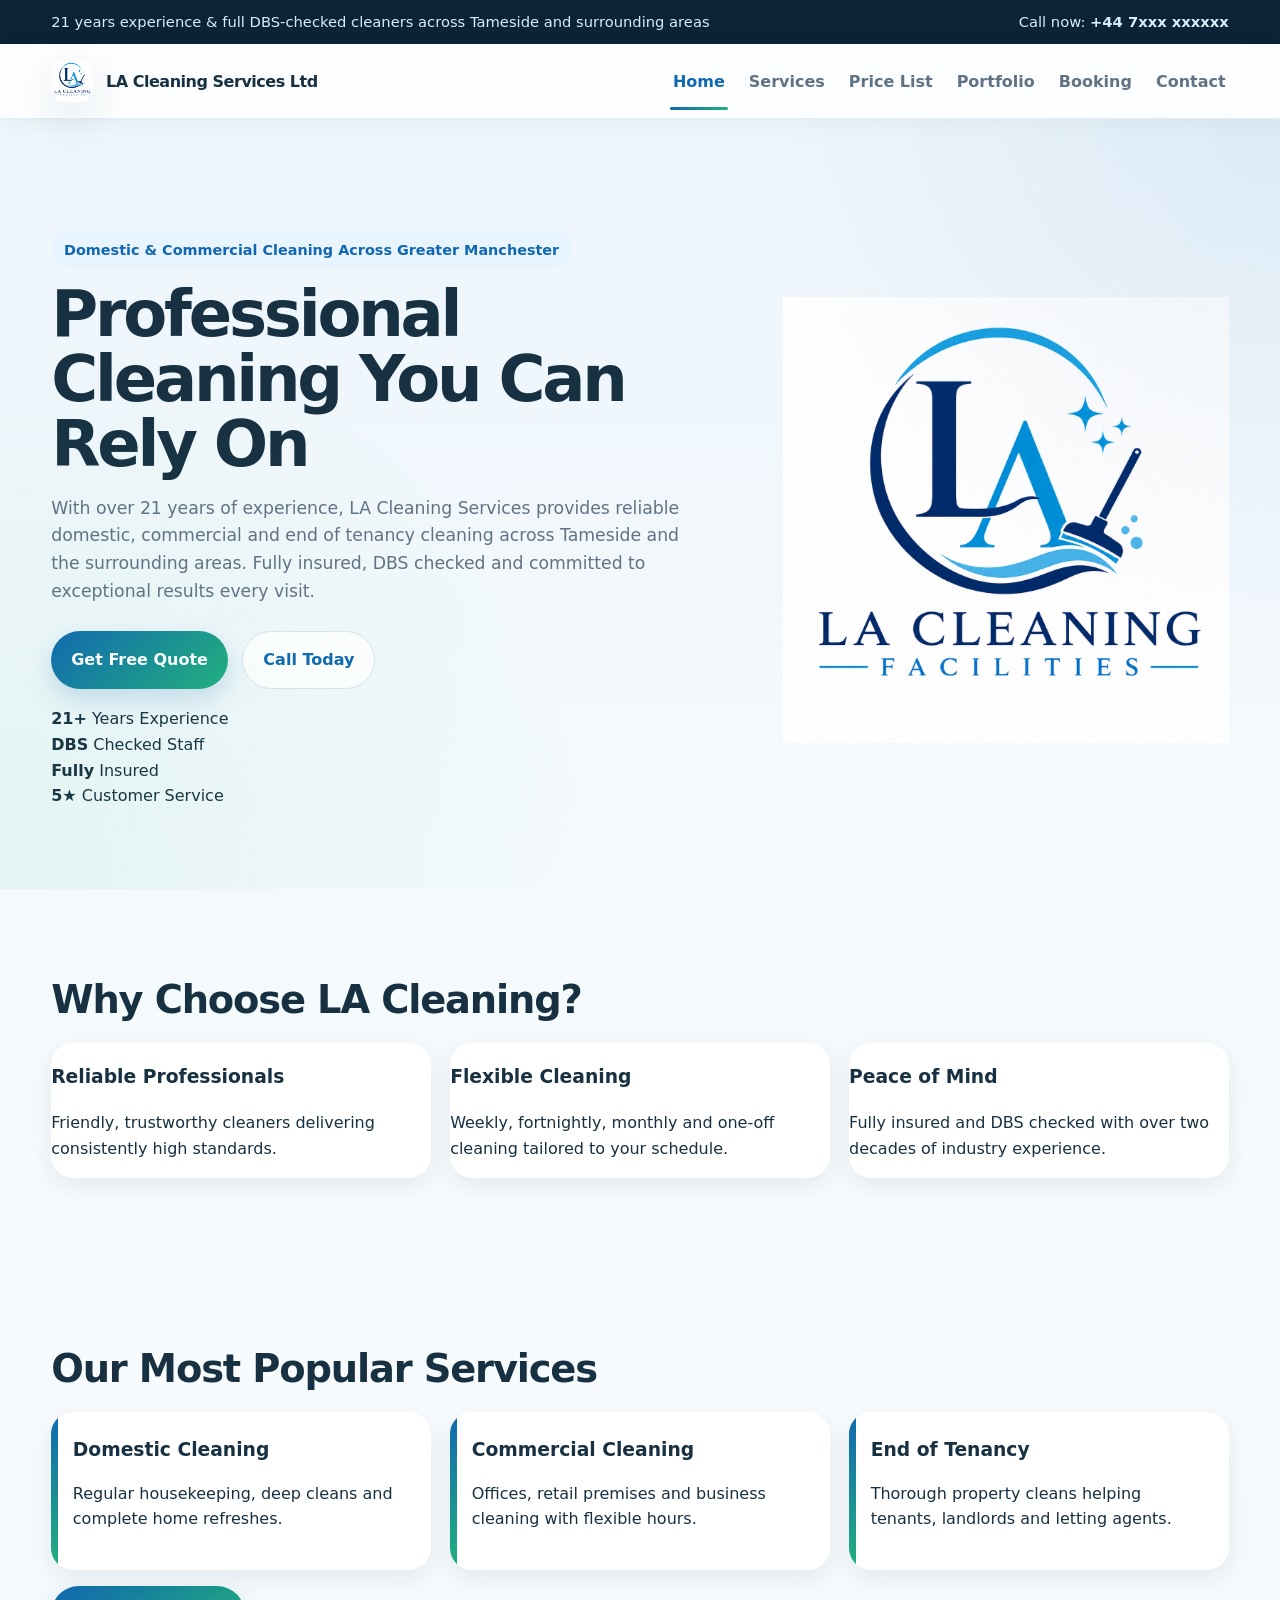
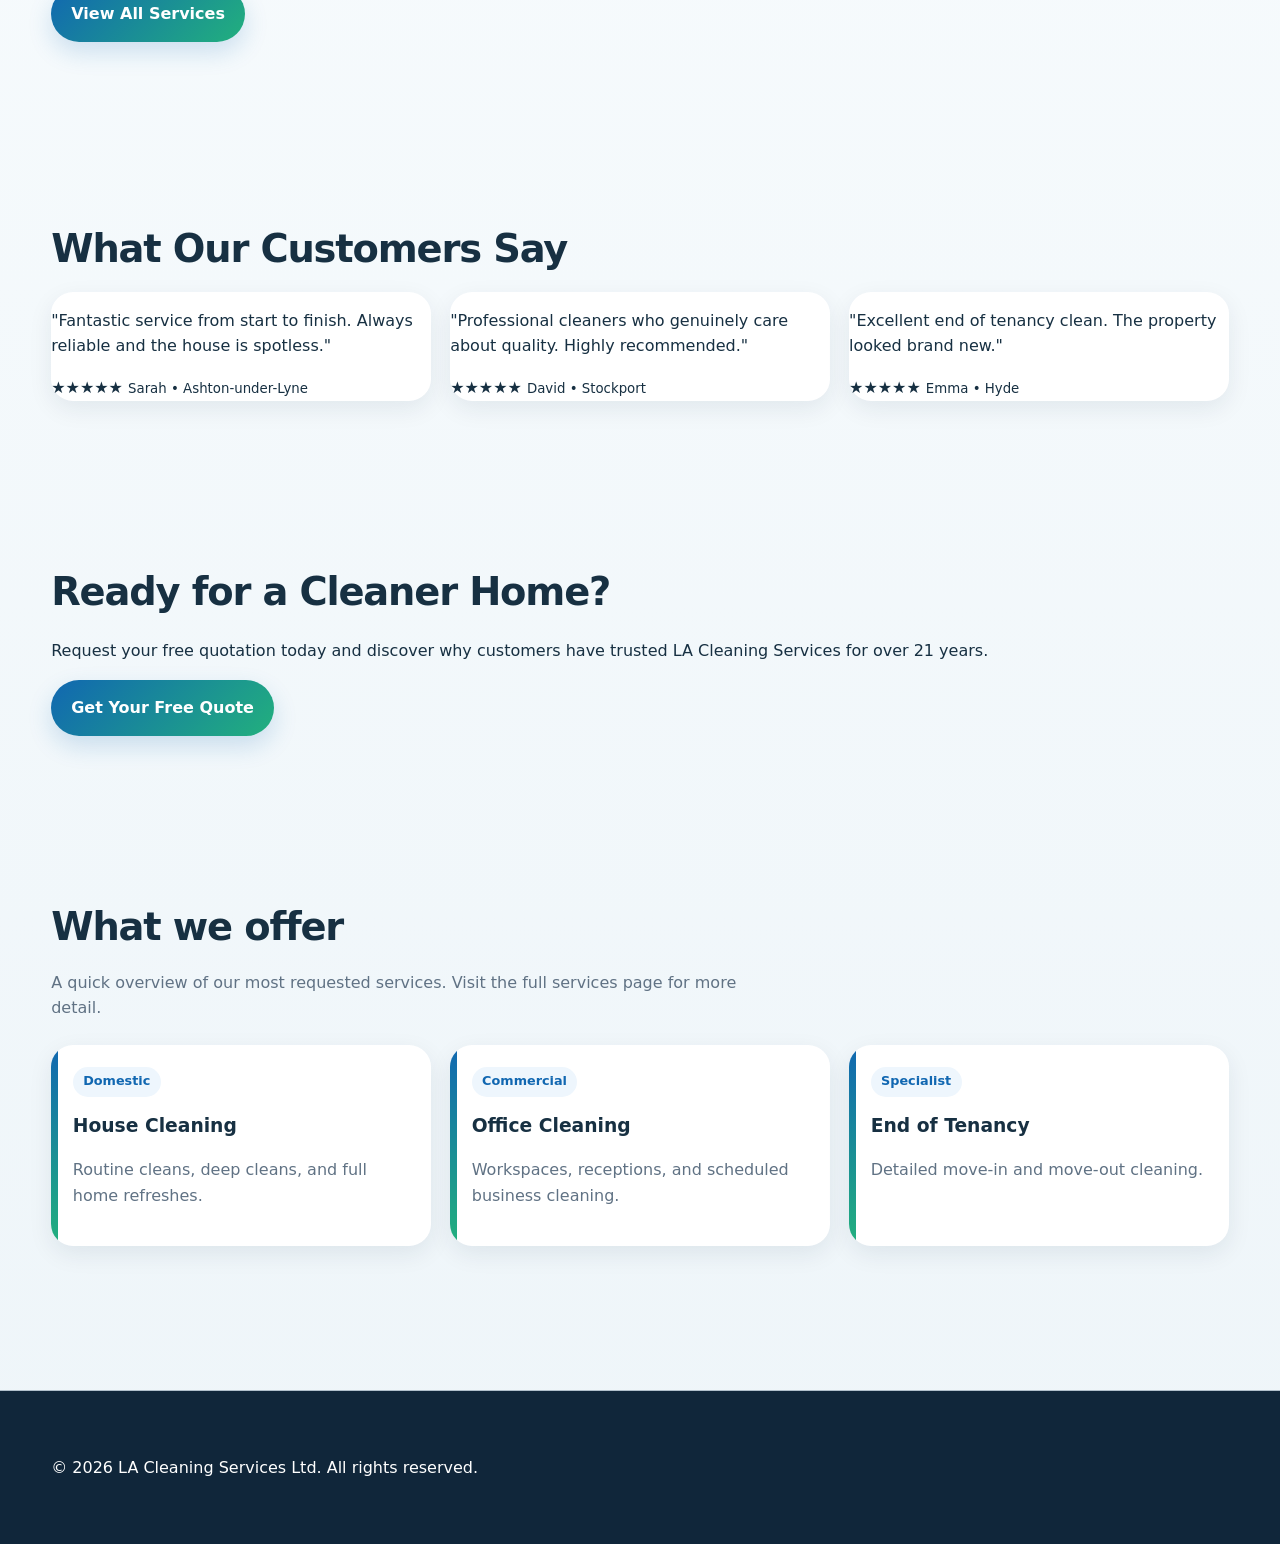
<file: index.html>
<!DOCTYPE html>
<html lang="en">
<head>
  <meta charset="UTF-8" />
  <meta name="viewport" content="width=device-width, initial-scale=1.0" />
  <title>LA Cleaning Services Ltd | Professional Cleaning Services</title>
  <meta name="description" content="LA Cleaning Services Ltd - professional residential and commercial cleaning services." />
  <link rel="stylesheet" href="styles.css" />
</head>
<body>
  <div class="topbar">
    <div class="container">
      <div>21 years experience & full DBS-checked cleaners across Tameside and surrounding areas</div>
      <div>Call now: <strong>+44 7xxx xxxxxx</strong></div>
    </div>
  </div>

  <header class="nav">
    <div class="container nav-inner">
      <a class="brand" href="index.html"><span class="logo"><img src="lvlogo.png" alt="LA Cleaning Services Ltd logo"></span> <span>LA Cleaning Services Ltd</span></a>
      <button class="nav-toggle" id="nav-toggle" aria-label="Toggle menu"><span></span><span></span><span></span></button>
      <nav class="menu" aria-label="Primary navigation">
        <a href="index.html">Home</a>
        <a href="services.html">Services</a>
        <a href="pricing.html">Price List</a>
        <a href="portfolio.html">Portfolio</a>
        <a href="booking.html">Booking</a>
        <a href="contact.html">Contact</a>
      </nav>
    </div>
  </header>

 <main>

  <section class="hero hero-home">
    <div class="container hero-grid">

      <div class="hero-content">

        <span class="eyebrow">
          Domestic & Commercial Cleaning Across Greater Manchester
        </span>

        <h1>
          Professional Cleaning You Can Rely On
        </h1>

        <p class="lead">
          With over 21 years of experience, LA Cleaning Services provides
          reliable domestic, commercial and end of tenancy cleaning across
          Tameside and the surrounding areas. Fully insured, DBS checked and
          committed to exceptional results every visit.
        </p>

        <div class="hero-actions">
          <a class="btn btn-primary" href="booking.html">
            Get Free Quote
          </a>

          <a class="btn btn-ghost" href="contact.html">
            Call Today
          </a>
        </div>

        <div class="trust-bar">

          <div class="trust-item">
            <strong>21+</strong>
            <span>Years Experience</span>
          </div>

          <div class="trust-item">
            <strong>DBS</strong>
            <span>Checked Staff</span>
          </div>

          <div class="trust-item">
            <strong>Fully</strong>
            <span>Insured</span>
          </div>

          <div class="trust-item">
            <strong>5★</strong>
            <span>Customer Service</span>
          </div>

        </div>

      </div>

      <div class="hero-image">
        <img src="lvlogo.png" alt="LA Cleaning Services">
      </div>

    </div>
  </section>

  <section class="section">

    <div class="container">

      <h2>Why Choose LA Cleaning?</h2>

      <div class="grid-3">

        <article class="card">
          <h3>Reliable Professionals</h3>
          <p>
            Friendly, trustworthy cleaners delivering consistently high
            standards.
          </p>
        </article>

        <article class="card">
          <h3>Flexible Cleaning</h3>
          <p>
            Weekly, fortnightly, monthly and one-off cleaning tailored to your
            schedule.
          </p>
        </article>

        <article class="card">
          <h3>Peace of Mind</h3>
          <p>
            Fully insured and DBS checked with over two decades of industry
            experience.
          </p>
        </article>

      </div>

    </div>

  </section>

  <section class="section alt">

    <div class="container">

      <h2>Our Most Popular Services</h2>

      <div class="grid-3">

        <article class="card service">
          <h3>Domestic Cleaning</h3>
          <p>
            Regular housekeeping, deep cleans and complete home refreshes.
          </p>
        </article>

        <article class="card service">
          <h3>Commercial Cleaning</h3>
          <p>
            Offices, retail premises and business cleaning with flexible hours.
          </p>
        </article>

        <article class="card service">
          <h3>End of Tenancy</h3>
          <p>
            Thorough property cleans helping tenants, landlords and letting
            agents.
          </p>
        </article>

      </div>

      <p class="center">
        <a class="btn btn-primary" href="services.html">
          View All Services
        </a>
      </p>

    </div>

  </section>

  <section class="section">

    <div class="container">

      <h2>What Our Customers Say</h2>

      <div class="grid-3">

        <article class="card testimonial">
          <p>
            "Fantastic service from start to finish. Always reliable and the
            house is spotless."
          </p>

          <strong>★★★★★</strong>

          <small>Sarah • Ashton-under-Lyne</small>

        </article>

        <article class="card testimonial">
          <p>
            "Professional cleaners who genuinely care about quality. Highly
            recommended."
          </p>

          <strong>★★★★★</strong>

          <small>David • Stockport</small>

        </article>

        <article class="card testimonial">
          <p>
            "Excellent end of tenancy clean. The property looked brand new."
          </p>

          <strong>★★★★★</strong>

          <small>Emma • Hyde</small>

        </article>

      </div>

    </div>

  </section>

  <section class="section cta">

    <div class="container center">

      <h2>Ready for a Cleaner Home?</h2>

      <p>
        Request your free quotation today and discover why customers have trusted
        LA Cleaning Services for over 21 years.
      </p>

      <a class="btn btn-primary btn-large" href="booking.html">
        Get Your Free Quote
      </a>

    </div>

  </section>

</main>
  <section class="section">
    <div class="container">
      <h2>What we offer</h2>
      <p class="section-lead">A quick overview of our most requested services. Visit the full services page for more detail.</p>
      <div class="grid-3">
        <article class="card service"><span class="tag">Domestic</span><h3>House Cleaning</h3><p class="muted">Routine cleans, deep cleans, and full home refreshes.</p></article>
        <article class="card service"><span class="tag">Commercial</span><h3>Office Cleaning</h3><p class="muted">Workspaces, receptions, and scheduled business cleaning.</p></article>
        <article class="card service"><span class="tag">Specialist</span><h3>End of Tenancy</h3><p class="muted">Detailed move-in and move-out cleaning.</p></article>
      </div>
    </div>
  </section>

  <footer class="footer">
    <div class="container">© 2026 LA Cleaning Services Ltd. All rights reserved.</div>
  </footer>

  <script src="script.js"></script>
</body>
</html>
</file>
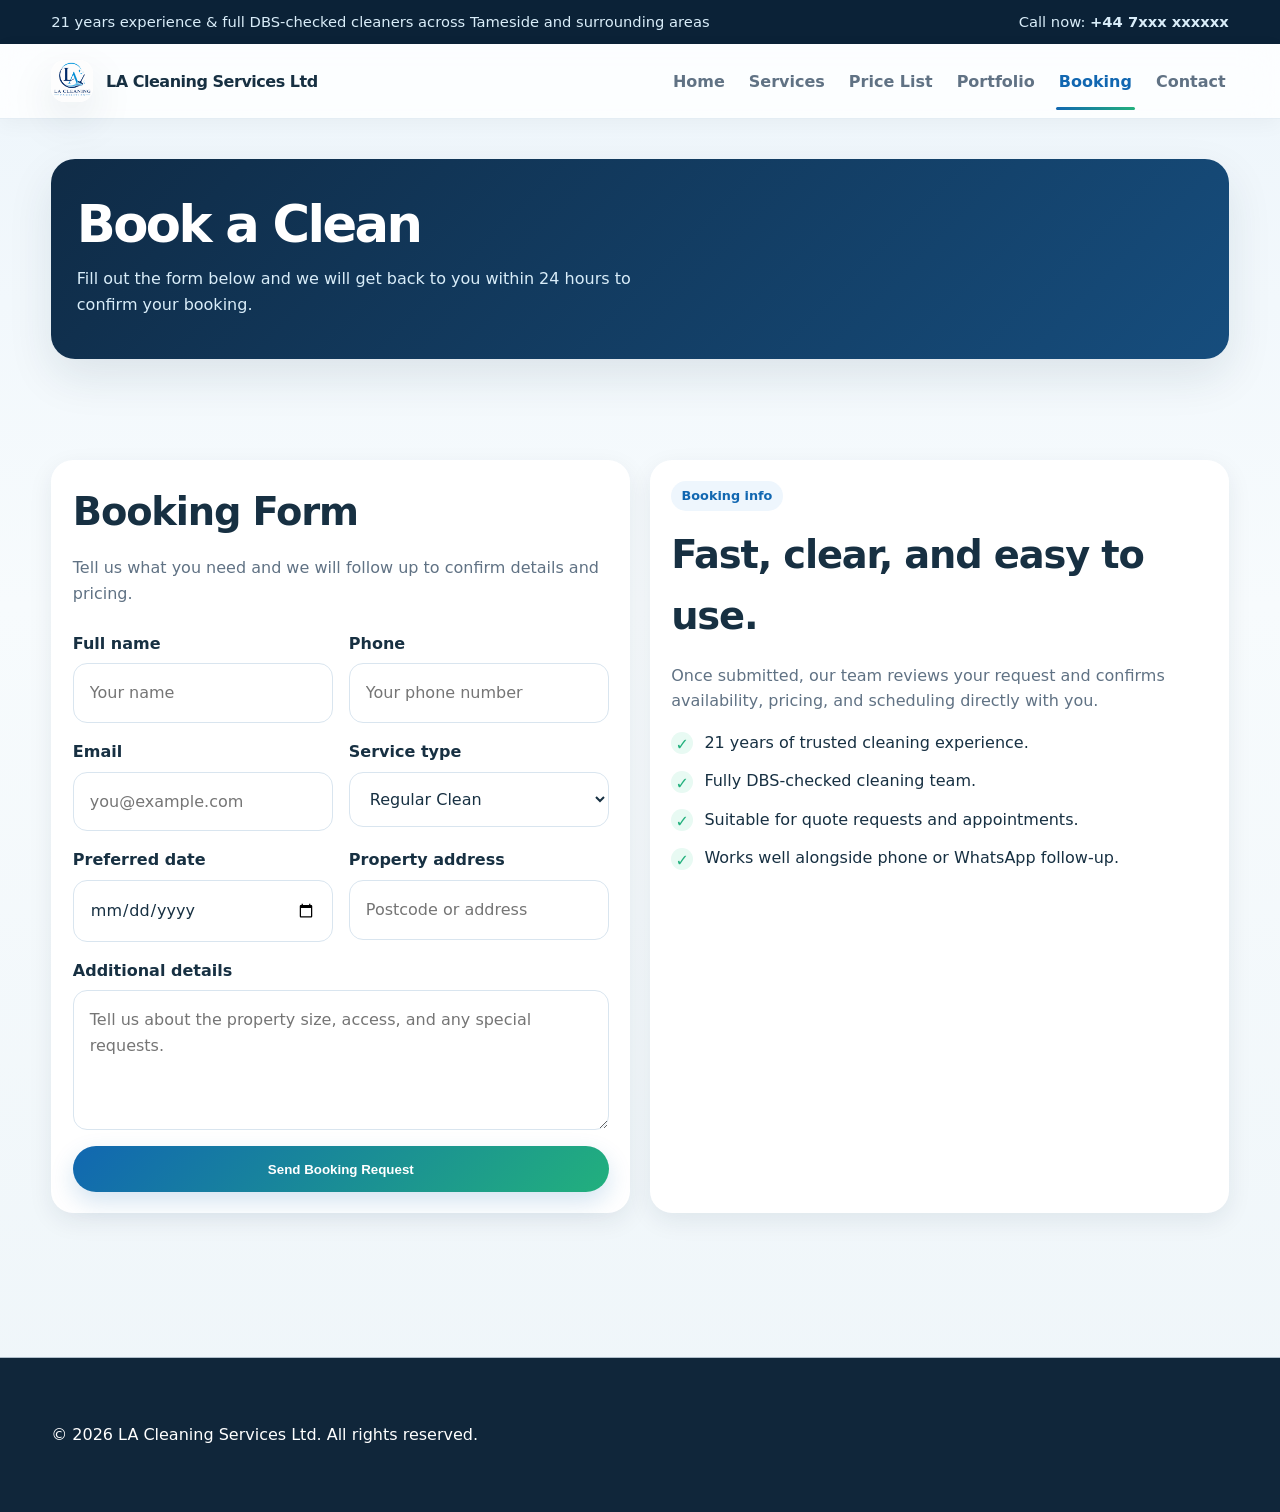
<file: booking.html>
<!DOCTYPE html>
<html lang="en">
<head>
  <meta charset="UTF-8" />
  <meta name="viewport" content="width=device-width, initial-scale=1.0" />
  <title>Booking | LA Cleaning Services Ltd</title>
  <meta name="description" content="Book a cleaning service with LA Cleaning Services Ltd using our simple online form." />
  <link rel="stylesheet" href="styles.css" />
</head>
<body>
  <div class="topbar">
    <div class="container">
      <div>21 years experience & full DBS-checked cleaners across Tameside and surrounding areas</div>
      <div>Call now: <strong>+44 7xxx xxxxxx</strong></div>
    </div>
  </div>

  <header class="nav">
    <div class="container nav-inner">
      <a class="brand" href="index.html"><span class="logo"><img src="lvlogo.png" alt="LA Cleaning Services Ltd logo"></span> <span>LA Cleaning Services Ltd</span></a>
      <button class="nav-toggle" id="nav-toggle" aria-label="Toggle menu"><span></span><span></span><span></span></button>
      <nav class="menu" aria-label="Primary navigation">
        <a href="index.html">Home</a>
        <a href="services.html">Services</a>
        <a href="pricing.html">Price List</a>
        <a href="portfolio.html">Portfolio</a>
        <a href="booking.html">Booking</a>
        <a href="contact.html">Contact</a>
      </nav>
    </div>
  </header>

  <section class="page-hero">
    <div class="container">
      <div class="page-banner">
        <h1>Book a Clean</h1>
        <p>Fill out the form below and we will get back to you within 24 hours to confirm your booking.</p>
      </div>
    </div>
  </section>

  <section class="section">
    <div class="container grid-2">
      <div class="card form-box">
        <h2>Booking Form</h2>
        <p class="section-lead">Tell us what you need and we will follow up to confirm details and pricing.</p>
        <form id="booking-form" class="form-grid">
          <div class="field"><label for="name">Full name</label><input id="name" name="name" type="text" placeholder="Your name" required></div>
          <div class="field"><label for="phone">Phone</label><input id="phone" name="phone" type="tel" placeholder="Your phone number" required></div>
          <div class="field"><label for="email">Email</label><input id="email" name="email" type="email" placeholder="you@example.com" required></div>
          <div class="field">
            <label for="service">Service type</label>
            <select id="service" name="service">
              <option>Regular Clean</option>
              <option>Deep Clean</option>
              <option>Office Cleaning</option>
              <option>End of Tenancy</option>
              <option>Carpet Cleaning</option>
              <option>Window Cleaning</option>
            </select>
          </div>
          <div class="field"><label for="date">Preferred date</label><input id="date" name="date" type="date"></div>
          <div class="field"><label for="address">Property address</label><input id="address" name="address" type="text" placeholder="Postcode or address"></div>
          <div class="field full"><label for="message">Additional details</label><textarea id="message" name="message" placeholder="Tell us about the property size, access, and any special requests."></textarea></div>
          <div class="field full">
            <button class="btn btn-primary" type="submit">Send Booking Request</button>
            <p id="form-success" class="form-success">Thanks! Your booking request has been received. We'll be in touch within 24 hours to confirm.</p>
          </div>
        </form>
      </div>
      <aside class="card info-box">
        <span class="tag">Booking info</span>
        <h2>Fast, clear, and easy to use.</h2>
        <p class="muted">Once submitted, our team reviews your request and confirms availability, pricing, and scheduling directly with you.</p>
        <ul class="checklist">
          <li><span class="tick">✓</span><span>21 years of trusted cleaning experience.</span></li>
          <li><span class="tick">✓</span><span>Fully DBS-checked cleaning team.</span></li>
          <li><span class="tick">✓</span><span>Suitable for quote requests and appointments.</span></li>
          <li><span class="tick">✓</span><span>Works well alongside phone or WhatsApp follow-up.</span></li>
        </ul>
      </aside>
    </div>
  </section>

  <footer class="footer">
    <div class="container">© 2026 LA Cleaning Services Ltd. All rights reserved.</div>
  </footer>

  <script src="script.js"></script>
</body>
</html>
</file>
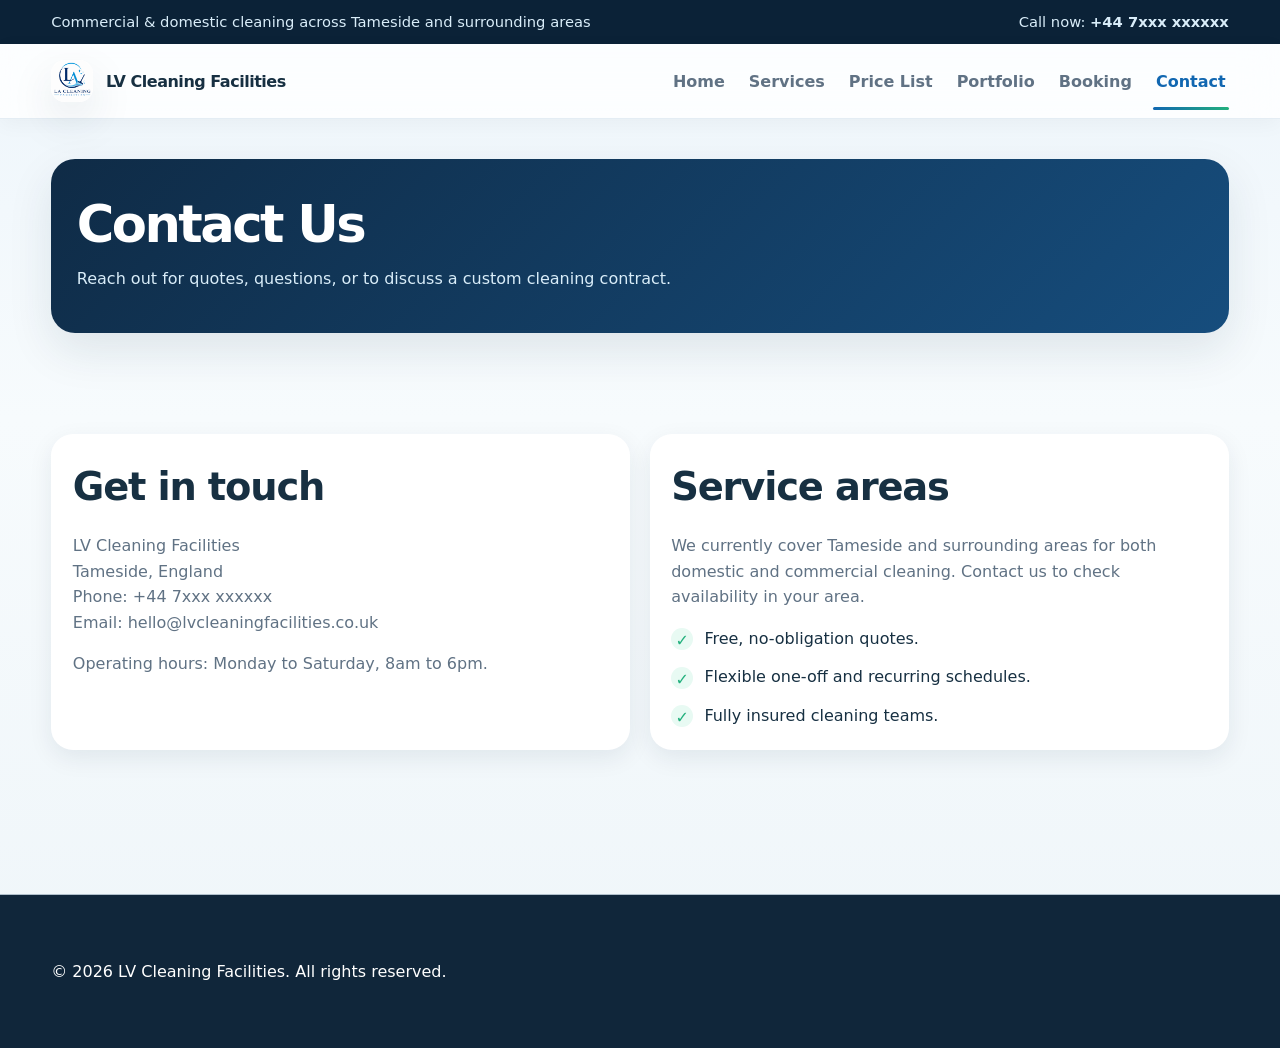
<file: contact.html>
<!DOCTYPE html>
<html lang="en">
<head>
  <meta charset="UTF-8" />
  <meta name="viewport" content="width=device-width, initial-scale=1.0" />
  <title>Contact | LV Cleaning Facilities</title>
  <meta name="description" content="Get in touch with LV Cleaning Facilities for quotes and cleaning enquiries." />
  <link rel="stylesheet" href="styles.css" />
</head>
<body>
  <div class="topbar">
    <div class="container">
      <div>Commercial & domestic cleaning across Tameside and surrounding areas</div>
      <div>Call now: <strong>+44 7xxx xxxxxx</strong></div>
    </div>
  </div>

  <header class="nav">
    <div class="container nav-inner">
      <a class="brand" href="index.html"><span class="logo"><img src="lvlogo.png" alt="LV Cleaning Facilities logo"></span> <span>LV Cleaning Facilities</span></a>
      <button class="nav-toggle" id="nav-toggle" aria-label="Toggle menu"><span></span><span></span><span></span></button>
      <nav class="menu" aria-label="Primary navigation">
        <a href="index.html">Home</a>
        <a href="services.html">Services</a>
        <a href="pricing.html">Price List</a>
        <a href="portfolio.html">Portfolio</a>
        <a href="booking.html">Booking</a>
        <a href="contact.html">Contact</a>
      </nav>
    </div>
  </header>

  <section class="page-hero">
    <div class="container">
      <div class="page-banner">
        <h1>Contact Us</h1>
        <p>Reach out for quotes, questions, or to discuss a custom cleaning contract.</p>
      </div>
    </div>
  </section>

  <section class="section">
    <div class="container grid-2">
      <div class="card contact-box">
        <h2>Get in touch</h2>
        <p class="muted">
          LV Cleaning Facilities<br>
          Tameside, England<br>
          Phone: +44 7xxx xxxxxx<br>
          Email: hello@lvcleaningfacilities.co.uk
        </p>
        <p class="muted">Operating hours: Monday to Saturday, 8am to 6pm.</p>
      </div>
      <div class="card contact-box">
        <h2>Service areas</h2>
        <p class="muted">We currently cover Tameside and surrounding areas for both domestic and commercial cleaning. Contact us to check availability in your area.</p>
        <ul class="checklist">
          <li><span class="tick">✓</span><span>Free, no-obligation quotes.</span></li>
          <li><span class="tick">✓</span><span>Flexible one-off and recurring schedules.</span></li>
          <li><span class="tick">✓</span><span>Fully insured cleaning teams.</span></li>
        </ul>
      </div>
    </div>
  </section>

  <footer class="footer">
    <div class="container">© 2026 LV Cleaning Facilities. All rights reserved.</div>
  </footer>

  <script src="script.js"></script>
</body>
</html>
</file>
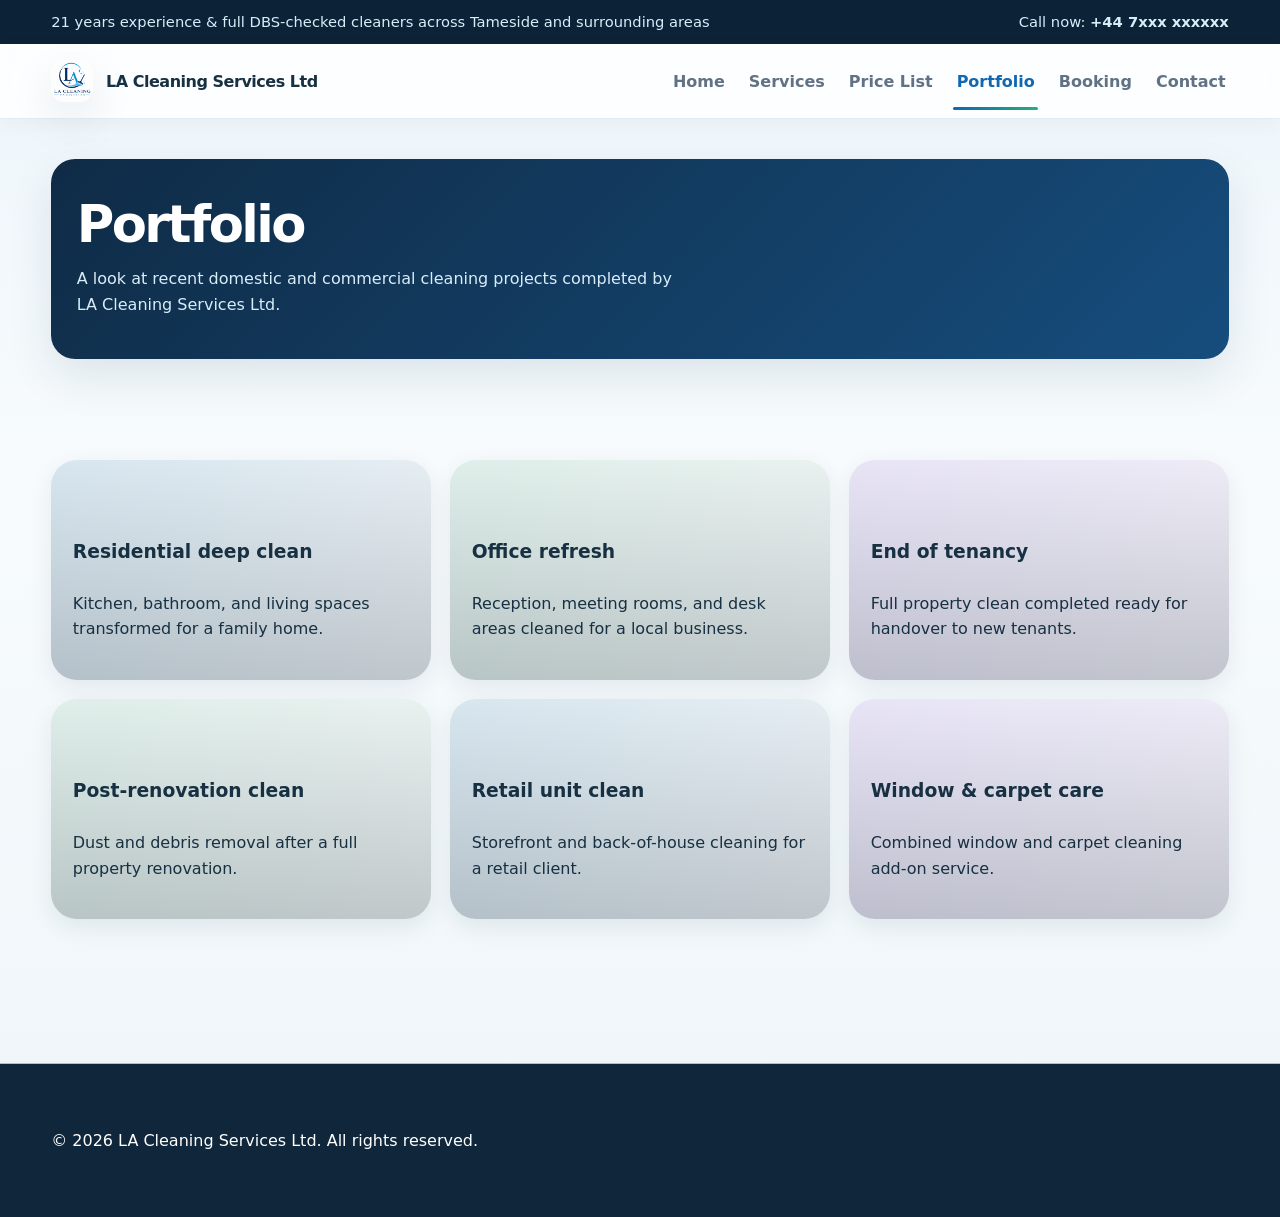
<file: portfolio.html>
<!DOCTYPE html>
<html lang="en">
<head>
  <meta charset="UTF-8" />
  <meta name="viewport" content="width=device-width, initial-scale=1.0" />
  <title>Portfolio | LA Cleaning Services Ltd</title>
  <meta name="description" content="See examples of LA Cleaning Services Ltd's completed residential and commercial cleaning work." />
  <link rel="stylesheet" href="styles.css" />
</head>
<body>
  <div class="topbar">
    <div class="container">
      <div>21 years experience & full DBS-checked cleaners across Tameside and surrounding areas</div>
      <div>Call now: <strong>+44 7xxx xxxxxx</strong></div>
    </div>
  </div>

  <header class="nav">
    <div class="container nav-inner">
      <a class="brand" href="index.html"><span class="logo"><img src="lvlogo.png" alt="LA Cleaning Services Ltd logo"></span> <span>LA Cleaning Services Ltd</span></a>
      <button class="nav-toggle" id="nav-toggle" aria-label="Toggle menu"><span></span><span></span><span></span></button>
      <nav class="menu" aria-label="Primary navigation">
        <a href="index.html">Home</a>
        <a href="services.html">Services</a>
        <a href="pricing.html">Price List</a>
        <a href="portfolio.html">Portfolio</a>
        <a href="booking.html">Booking</a>
        <a href="contact.html">Contact</a>
      </nav>
    </div>
  </header>

  <section class="page-hero">
    <div class="container">
      <div class="page-banner">
        <h1>Portfolio</h1>
        <p>A look at recent domestic and commercial cleaning projects completed by LA Cleaning Services Ltd.</p>
      </div>
    </div>
  </section>

  <section class="section">
    <div class="container grid-3">
      <article class="card portfolio-item"><h3>Residential deep clean</h3><p>Kitchen, bathroom, and living spaces transformed for a family home.</p></article>
      <article class="card portfolio-item"><h3>Office refresh</h3><p>Reception, meeting rooms, and desk areas cleaned for a local business.</p></article>
      <article class="card portfolio-item"><h3>End of tenancy</h3><p>Full property clean completed ready for handover to new tenants.</p></article>
      <article class="card portfolio-item"><h3>Post-renovation clean</h3><p>Dust and debris removal after a full property renovation.</p></article>
      <article class="card portfolio-item"><h3>Retail unit clean</h3><p>Storefront and back-of-house cleaning for a retail client.</p></article>
      <article class="card portfolio-item"><h3>Window & carpet care</h3><p>Combined window and carpet cleaning add-on service.</p></article>
    </div>
  </section>

  <footer class="footer">
    <div class="container">© 2026 LA Cleaning Services Ltd. All rights reserved.</div>
  </footer>

  <script src="script.js"></script>
</body>
</html>
</file>
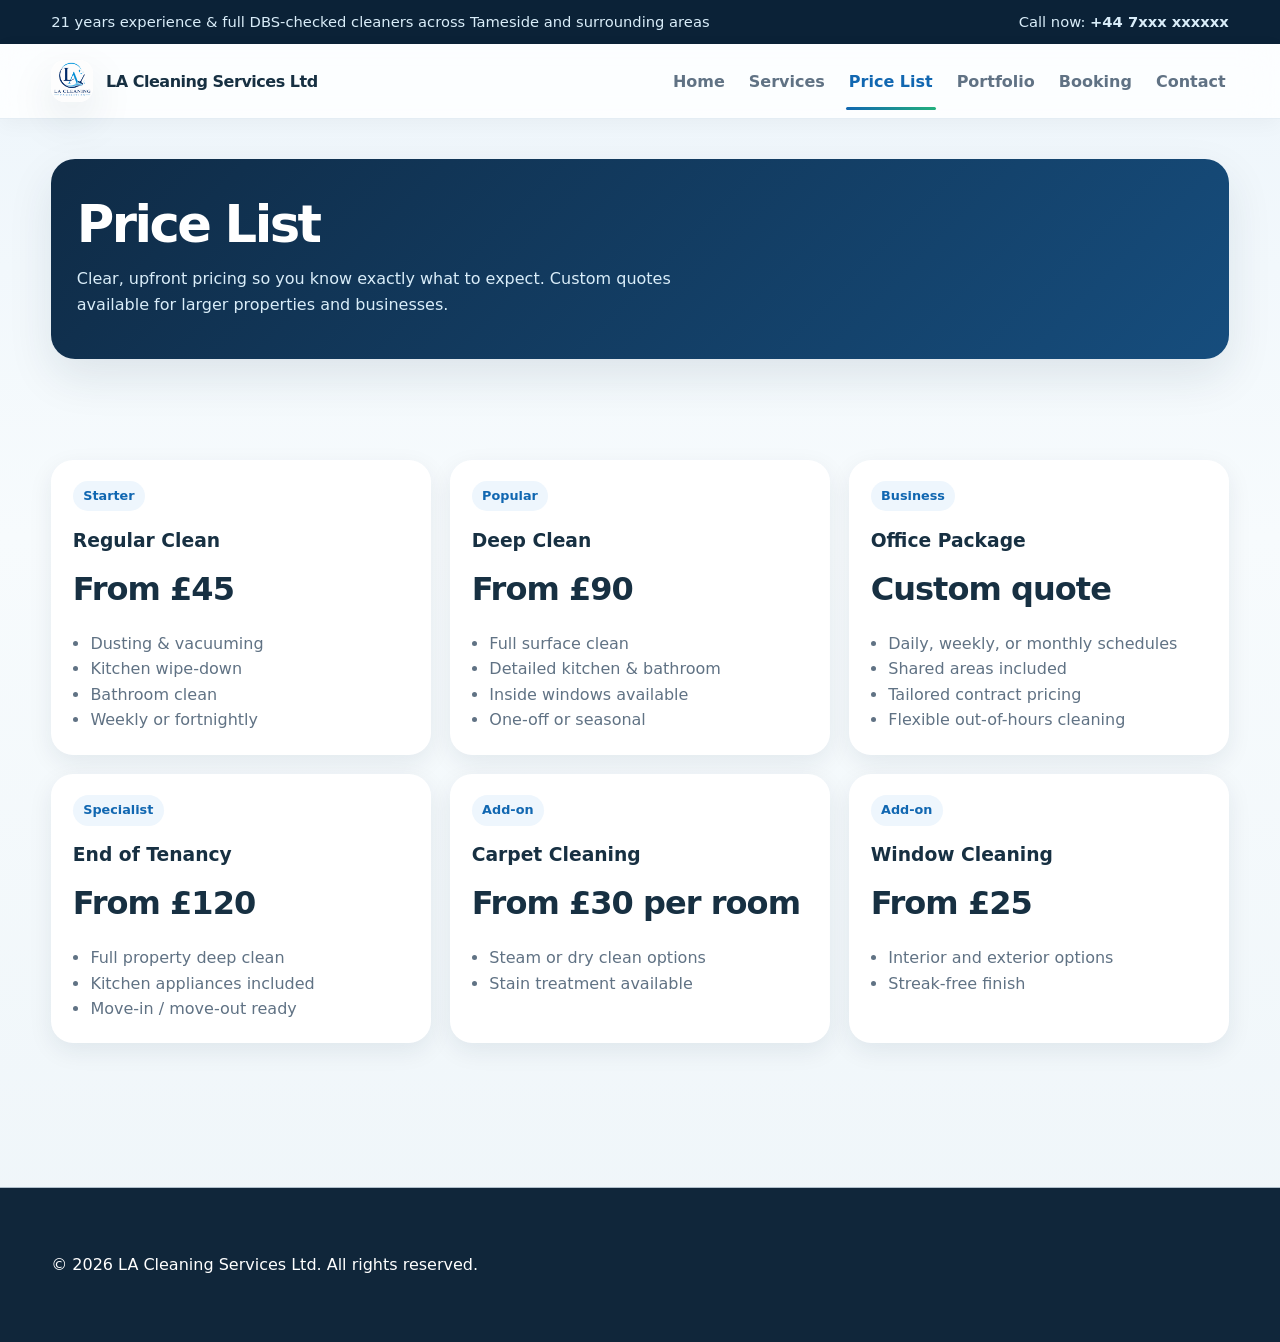
<file: pricing.html>
<!DOCTYPE html>
<html lang="en">
<head>
  <meta charset="UTF-8" />
  <meta name="viewport" content="width=device-width, initial-scale=1.0" />
  <title>Price List | LA Cleaning Services Ltd</title>
  <meta name="description" content="Transparent pricing for LA Cleaning Services Ltd's domestic and commercial cleaning packages." />
  <link rel="stylesheet" href="styles.css" />
</head>
<body>
  <div class="topbar">
    <div class="container">
      <div>21 years experience & full DBS-checked cleaners across Tameside and surrounding areas</div>
      <div>Call now: <strong>+44 7xxx xxxxxx</strong></div>
    </div>
  </div>

  <header class="nav">
    <div class="container nav-inner">
      <a class="brand" href="index.html"><span class="logo"><img src="lvlogo.png" alt="LA Cleaning Services Ltd logo"></span> <span>LA Cleaning Services Ltd</span></a>
      <button class="nav-toggle" id="nav-toggle" aria-label="Toggle menu"><span></span><span></span><span></span></button>
      <nav class="menu" aria-label="Primary navigation">
        <a href="index.html">Home</a>
        <a href="services.html">Services</a>
        <a href="pricing.html">Price List</a>
        <a href="portfolio.html">Portfolio</a>
        <a href="booking.html">Booking</a>
        <a href="contact.html">Contact</a>
      </nav>
    </div>
  </header>

  <section class="page-hero">
    <div class="container">
      <div class="page-banner">
        <h1>Price List</h1>
        <p>Clear, upfront pricing so you know exactly what to expect. Custom quotes available for larger properties and businesses.</p>
      </div>
    </div>
  </section>

  <section class="section">
    <div class="container grid-3">
      <article class="card price">
        <span class="tag">Starter</span>
        <h3>Regular Clean</h3>
        <div class="amount">From £45</div>
        <ul>
          <li>Dusting & vacuuming</li>
          <li>Kitchen wipe-down</li>
          <li>Bathroom clean</li>
          <li>Weekly or fortnightly</li>
        </ul>
      </article>
      <article class="card price">
        <span class="tag">Popular</span>
        <h3>Deep Clean</h3>
        <div class="amount">From £90</div>
        <ul>
          <li>Full surface clean</li>
          <li>Detailed kitchen & bathroom</li>
          <li>Inside windows available</li>
          <li>One-off or seasonal</li>
        </ul>
      </article>
      <article class="card price">
        <span class="tag">Business</span>
        <h3>Office Package</h3>
        <div class="amount">Custom quote</div>
        <ul>
          <li>Daily, weekly, or monthly schedules</li>
          <li>Shared areas included</li>
          <li>Tailored contract pricing</li>
          <li>Flexible out-of-hours cleaning</li>
        </ul>
      </article>
      <article class="card price">
        <span class="tag">Specialist</span>
        <h3>End of Tenancy</h3>
        <div class="amount">From £120</div>
        <ul>
          <li>Full property deep clean</li>
          <li>Kitchen appliances included</li>
          <li>Move-in / move-out ready</li>
        </ul>
      </article>
      <article class="card price">
        <span class="tag">Add-on</span>
        <h3>Carpet Cleaning</h3>
        <div class="amount">From £30 per room</div>
        <ul>
          <li>Steam or dry clean options</li>
          <li>Stain treatment available</li>
        </ul>
      </article>
      <article class="card price">
        <span class="tag">Add-on</span>
        <h3>Window Cleaning</h3>
        <div class="amount">From £25</div>
        <ul>
          <li>Interior and exterior options</li>
          <li>Streak-free finish</li>
        </ul>
      </article>
    </div>
  </section>

  <footer class="footer">
    <div class="container">© 2026 LA Cleaning Services Ltd. All rights reserved.</div>
  </footer>

  <script src="script.js"></script>
</body>
</html>
</file>
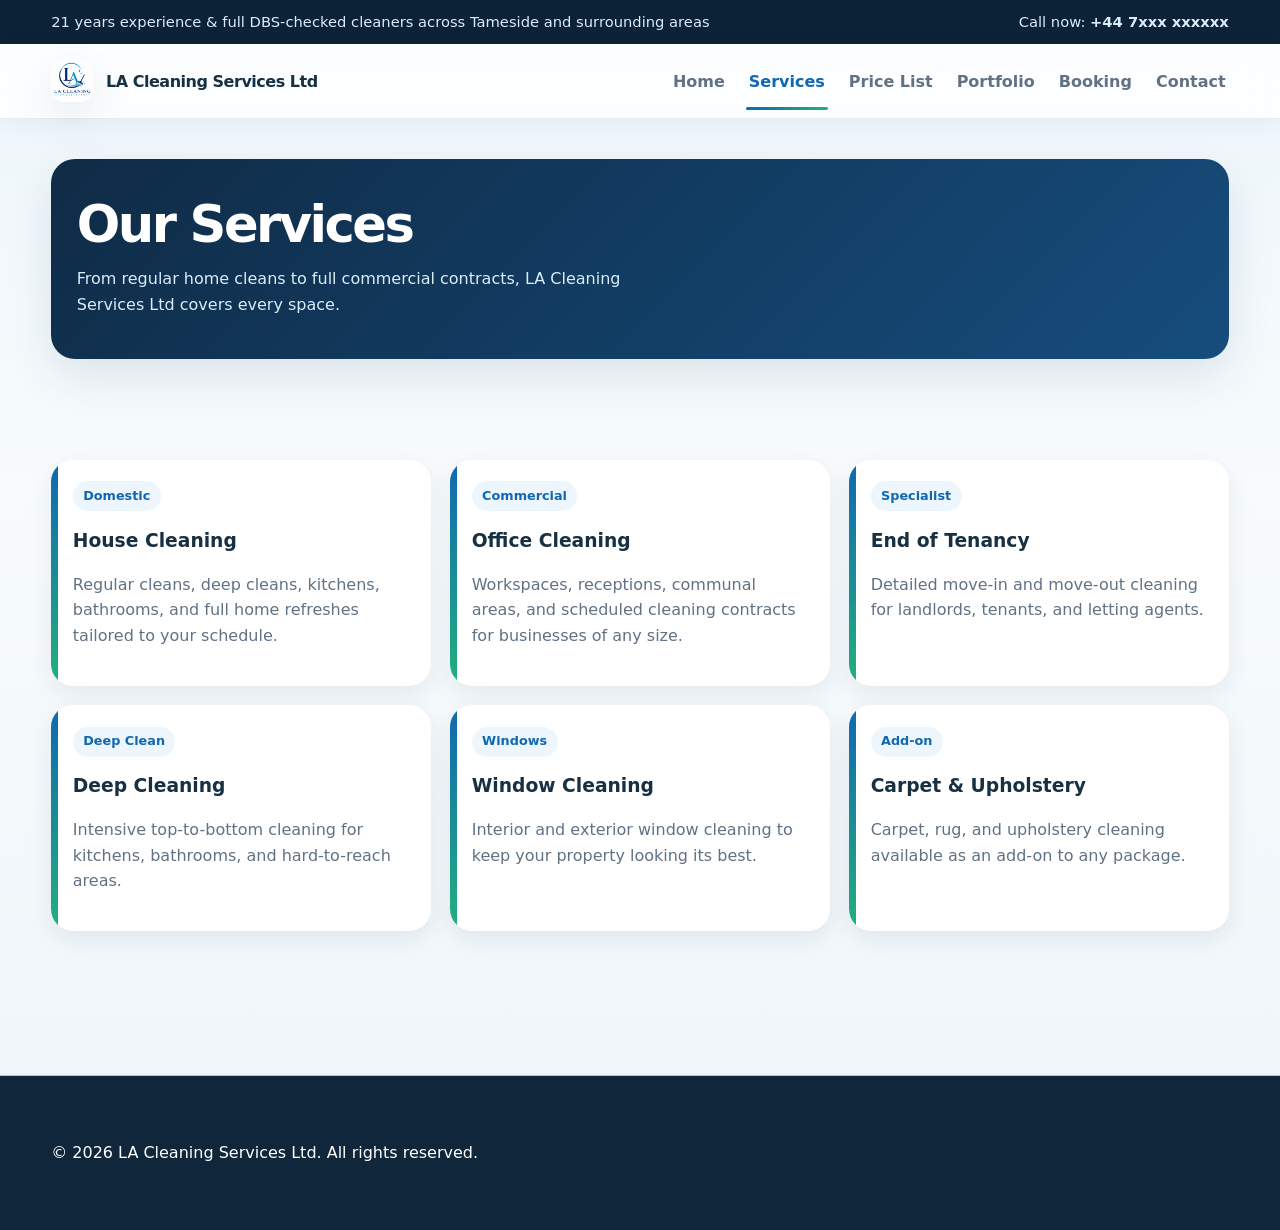
<file: services.html>
<!DOCTYPE html>
<html lang="en">
<head>
  <meta charset="UTF-8" />
  <meta name="viewport" content="width=device-width, initial-scale=1.0" />
  <title>Services | LA Cleaning Services Ltd</title>
  <meta name="description" content="Explore LA Cleaning Services Ltd's full range of domestic, commercial, and specialist cleaning services." />
  <link rel="stylesheet" href="styles.css" />
</head>
<body>
  <div class="topbar">
    <div class="container">
      <div>21 years experience & full DBS-checked cleaners across Tameside and surrounding areas</div>
      <div>Call now: <strong>+44 7xxx xxxxxx</strong></div>
    </div>
  </div>

  <header class="nav">
    <div class="container nav-inner">
      <a class="brand" href="index.html"><span class="logo"><img src="lvlogo.png" alt="LA Cleaning Services Ltd logo"></span> <span>LA Cleaning Services Ltd</span></a>
      <button class="nav-toggle" id="nav-toggle" aria-label="Toggle menu"><span></span><span></span><span></span></button>
      <nav class="menu" aria-label="Primary navigation">
        <a href="index.html">Home</a>
        <a href="services.html">Services</a>
        <a href="pricing.html">Price List</a>
        <a href="portfolio.html">Portfolio</a>
        <a href="booking.html">Booking</a>
        <a href="contact.html">Contact</a>
      </nav>
    </div>
  </header>

  <section class="page-hero">
    <div class="container">
      <div class="page-banner">
        <h1>Our Services</h1>
        <p>From regular home cleans to full commercial contracts, LA Cleaning Services Ltd covers every space.</p>
      </div>
    </div>
  </section>

  <section class="section">
    <div class="container grid-3">
      <article class="card service">
        <span class="tag">Domestic</span>
        <h3>House Cleaning</h3>
        <p class="muted">Regular cleans, deep cleans, kitchens, bathrooms, and full home refreshes tailored to your schedule.</p>
      </article>
      <article class="card service">
        <span class="tag">Commercial</span>
        <h3>Office Cleaning</h3>
        <p class="muted">Workspaces, receptions, communal areas, and scheduled cleaning contracts for businesses of any size.</p>
      </article>
      <article class="card service">
        <span class="tag">Specialist</span>
        <h3>End of Tenancy</h3>
        <p class="muted">Detailed move-in and move-out cleaning for landlords, tenants, and letting agents.</p>
      </article>
      <article class="card service">
        <span class="tag">Deep Clean</span>
        <h3>Deep Cleaning</h3>
        <p class="muted">Intensive top-to-bottom cleaning for kitchens, bathrooms, and hard-to-reach areas.</p>
      </article>
      <article class="card service">
        <span class="tag">Windows</span>
        <h3>Window Cleaning</h3>
        <p class="muted">Interior and exterior window cleaning to keep your property looking its best.</p>
      </article>
      <article class="card service">
        <span class="tag">Add-on</span>
        <h3>Carpet & Upholstery</h3>
        <p class="muted">Carpet, rug, and upholstery cleaning available as an add-on to any package.</p>
      </article>
    </div>
  </section>

  <footer class="footer">
    <div class="container">© 2026 LA Cleaning Services Ltd. All rights reserved.</div>
  </footer>

  <script src="script.js"></script>
</body>
</html>
</file>
<file: styles.css>
:root{
  --bg:#f5f9fc;--card:#ffffff;--text:#173042;--muted:#607284;
  --primary:#1167b1;--primary-dark:#0d4f86;--accent:#22b07d;
  --line:#d9e5ef;--shadow:0 18px 45px rgba(16,46,66,.10);
}
*{box-sizing:border-box}
html{scroll-behavior:smooth}
body{margin:0;font-family:Inter,system-ui,-apple-system,Segoe UI,Roboto,sans-serif;background:linear-gradient(180deg,#edf5fb 0%,#f7fbfd 40%,#eef5f9 100%);color:var(--text);line-height:1.6}
a{text-decoration:none;color:inherit}
img{max-width:100%;display:block}
.container{width:min(1180px,92vw);margin:0 auto}

.topbar{background:#0b2237;color:#d9edf9;font-size:.92rem}
.topbar .container{display:flex;justify-content:space-between;gap:1rem;padding:.65rem 0;flex-wrap:wrap}

.nav{position:sticky;top:0;z-index:50;background:rgba(255,255,255,.9);backdrop-filter:saturate(180%) blur(12px);border-bottom:1px solid rgba(217,229,239,.7)}
.nav-inner{position:relative;display:flex;align-items:center;justify-content:space-between;gap:1rem;padding:1rem 0}
.brand{display:flex;align-items:center;gap:.8rem;font-weight:800;letter-spacing:-.03em}
.logo{width:42px;height:42px;border-radius:14px;background:#fff;display:grid;place-items:center;color:#fff;box-shadow:var(--shadow);overflow:hidden;flex:0 0 42px}
.logo img{width:100%;height:100%;object-fit:contain;display:block}
.menu{display:flex;gap:1.1rem;flex-wrap:wrap;justify-content:flex-end}
.menu a{color:var(--muted);font-weight:600;padding:.5rem .2rem}
.menu a:hover,.menu a.active{color:var(--primary)}

.nav-toggle{display:none;background:none;border:none;cursor:pointer;padding:.6rem;border-radius:10px;margin-left:auto}
.nav-toggle span{display:block;width:24px;height:2px;background:var(--text);margin:5px 0;transition:.2s ease;border-radius:2px}
.nav-toggle:hover{background:#eef6fd}

.btn{display:inline-flex;align-items:center;justify-content:center;gap:.5rem;border:none;border-radius:999px;padding:.95rem 1.25rem;font-weight:700;cursor:pointer;transition:.2s ease;box-shadow:0 10px 25px rgba(17,103,177,.18)}
.btn-primary{background:var(--primary);color:#fff}
.btn-primary:hover{background:var(--primary-dark);transform:translateY(-1px)}
.btn-ghost{background:#fff;color:var(--primary);border:1px solid var(--line);box-shadow:none}

.hero{padding:5rem 0 3rem}
.hero-grid{display:grid;grid-template-columns:1.2fr .8fr;gap:2rem;align-items:center}
.eyebrow{display:inline-flex;gap:.5rem;align-items:center;background:#e8f4ff;color:var(--primary);padding:.45rem .8rem;border-radius:999px;font-weight:700;font-size:.9rem}
h1{font-size:clamp(2.4rem,5vw,4.8rem);line-height:1.02;letter-spacing:-.05em;margin:.8rem 0 1rem}
.lead{font-size:1.08rem;color:var(--muted);max-width:60ch}
.hero-actions{display:flex;gap:.9rem;flex-wrap:wrap;margin:1.6rem 0 1.1rem}
.stats{display:flex;gap:1.2rem;flex-wrap:wrap;margin-top:1.5rem}
.stat{background:rgba(255,255,255,.75);border:1px solid rgba(217,229,239,.8);padding:1rem 1.1rem;border-radius:18px;min-width:150px;box-shadow:0 8px 18px rgba(15,33,48,.04)}
.stat strong{display:block;font-size:1.35rem}

.card{background:var(--card);border:1px solid rgba(217,229,239,.85);border-radius:24px;box-shadow:var(--shadow)}
.hero-card{padding:1.35rem;position:relative;overflow:hidden}
.hero-logo-card{display:flex;align-items:center;justify-content:center;min-height:280px;padding:2.5rem}
.hero-logo-img{max-width:220px;width:100%;height:auto;margin:0 auto;object-fit:contain}

.checklist{display:grid;gap:.8rem;margin:0;padding:0;list-style:none}
.checklist li{display:flex;gap:.7rem;align-items:flex-start}
.tick{width:22px;height:22px;border-radius:50%;background:#e8faf3;color:var(--accent);display:grid;place-items:center;font-weight:900;flex:0 0 22px;margin-top:.15rem}

.section{padding:1rem 0 4rem}
.section h2{font-size:clamp(1.7rem,3vw,2.6rem);letter-spacing:-.03em;margin:0 0 .8rem}
.section-lead{color:var(--muted);max-width:70ch;margin:0 0 1.5rem}
.grid-3{display:grid;grid-template-columns:repeat(3,1fr);gap:1.2rem}
.grid-2{display:grid;grid-template-columns:repeat(2,1fr);gap:1.2rem}

.panel,.service,.price,.portfolio-item,.contact-box,.form-box,.info-box{padding:1.35rem}
.service h3,.price h3,.portfolio-item h3{margin:.1rem 0 .5rem}
.tag{display:inline-block;background:#eef6fd;color:var(--primary);padding:.3rem .65rem;border-radius:999px;font-weight:700;font-size:.8rem;margin-bottom:.8rem}

.price .amount{font-size:2rem;font-weight:800;letter-spacing:-.03em}
.price ul{margin:1rem 0 0;padding-left:1.1rem;color:var(--muted)}

.portfolio-item{min-height:220px;display:flex;flex-direction:column;justify-content:flex-end;background:linear-gradient(180deg, rgba(15,32,47,.04), rgba(15,32,47,.24)), linear-gradient(135deg,#dfeef7,#f7fbfd)}
.portfolio-item:nth-child(2n){background:linear-gradient(180deg, rgba(15,32,47,.04), rgba(15,32,47,.24)), linear-gradient(135deg,#e7f7f1,#f8fcfb)}
.portfolio-item:nth-child(3n){background:linear-gradient(180deg, rgba(15,32,47,.04), rgba(15,32,47,.24)), linear-gradient(135deg,#f1ecff,#faf8ff)}

.form-grid{display:grid;grid-template-columns:1fr 1fr;gap:1rem}
.field{display:flex;flex-direction:column;gap:.45rem}
.field.full{grid-column:1/-1}
label{font-weight:600}
input,select,textarea{width:100%;padding:1rem;border:1px solid var(--line);border-radius:14px;font:inherit;background:#fff;color:var(--text)}
textarea{min-height:140px;resize:vertical}
.form-success{display:none;background:#e8faf3;color:#0f7a52;padding:1rem;border-radius:14px;font-weight:600;margin-top:1rem}

.footer{padding:2rem 0 3rem;color:var(--muted);border-top:1px solid rgba(217,229,239,.8)}
.small{font-size:.95rem;color:var(--muted)}
.muted{color:var(--muted)}

.page-hero{padding:2.5rem 0 1.3rem}
.page-banner{padding:1.6rem;border-radius:24px;background:linear-gradient(135deg,#0f2b46,#164d7d);color:#fff;box-shadow:var(--shadow)}
.page-banner h1{color:#fff;font-size:clamp(2rem,4vw,3.2rem)}
.page-banner p{color:#d9edf9;max-width:60ch}

@media (max-width: 900px){
  .hero-grid,.grid-3,.grid-2{grid-template-columns:1fr}
  .form-grid{grid-template-columns:1fr}
  .hero{padding-top:3rem}

  .nav-toggle{display:block}
  .menu{display:none;position:absolute;top:100%;left:0;right:0;background:#fff;flex-direction:column;gap:.2rem;padding:1rem 1.2rem 1.4rem;border-bottom:1px solid var(--line);box-shadow:var(--shadow);border-radius:0 0 18px 18px}
  .menu.open{display:flex}
  .menu a{padding:.75rem .3rem;border-bottom:1px solid rgba(217,229,239,.6)}
  .menu a:last-child{border-bottom:none}
}

/* ==========================================
   MODERN UI ENHANCEMENTS
========================================== */

:root{
    --radius:22px;
    --radius-lg:34px;

    --shadow-sm:0 8px 25px rgba(15,40,60,.08);
    --shadow-md:0 18px 45px rgba(15,40,60,.12);
    --shadow-lg:0 30px 70px rgba(15,40,60,.18);
}

/* smoother */

body{
    -webkit-font-smoothing:antialiased;
    text-rendering:optimizeLegibility;
}

/* headings */

h1,h2,h3{
    font-weight:800;
}

h2{
    margin-bottom:1rem;
}

.section{
    padding:5rem 0;
}

/* ==========================
   NAVIGATION
========================== */

.nav{

    background:rgba(255,255,255,.82);

    backdrop-filter:blur(18px);

    transition:.35s;

    box-shadow:0 5px 20px rgba(0,0,0,.04);

}

.menu a{

    position:relative;

    transition:.3s;

}

.menu a::after{

    content:"";

    position:absolute;

    left:0;
    bottom:-8px;

    width:0;

    height:3px;

    border-radius:20px;

    background:linear-gradient(
        90deg,
        var(--primary),
        var(--accent)
    );

    transition:.3s;

}

.menu a:hover::after,
.menu a.active::after{

    width:100%;

}

/* ==========================
   HERO
========================== */

.hero{

    padding:7rem 0 5rem;

    position:relative;

}

.hero::before{

    content:"";

    position:absolute;

    inset:0;

    background:

    radial-gradient(circle at top right,
    rgba(17,103,177,.08),
    transparent 35%),

    radial-gradient(circle at bottom left,
    rgba(34,176,125,.08),
    transparent 40%);

    pointer-events:none;

}

.hero-grid{

    gap:4rem;

}

.hero-card{

    border-radius:32px;

    padding:2rem;

    background:rgba(255,255,255,.70);

    backdrop-filter:blur(20px);

}

.hero-logo-card{

    min-height:420px;

}

.hero-logo-img{

    max-width:300px;

    transition:.45s;

}

.hero-logo-img:hover{

    transform:scale(1.05);

}

/* ==========================
   STATS
========================== */

.stat{

    border:none;

    border-radius:20px;

    background:white;

    box-shadow:var(--shadow-sm);

    transition:.35s;

}

.stat:hover{

    transform:translateY(-8px);

    box-shadow:var(--shadow-md);

}

/* ==========================
   CARDS
========================== */

.card{

    border:none;

    border-radius:var(--radius);

    box-shadow:var(--shadow-sm);

    transition:

        transform .35s,

        box-shadow .35s;

}

.card:hover{

    transform:translateY(-10px);

    box-shadow:var(--shadow-lg);

}

/* ==========================
   SERVICES
========================== */

.service{

    position:relative;

    overflow:hidden;

}

.service::before{

    content:"";

    position:absolute;

    left:0;

    top:0;

    width:7px;

    height:100%;

    background:

    linear-gradient(
        var(--primary),
        var(--accent)
    );

}

.service:hover{

    transform:translateY(-10px);

}

/* ==========================
   BUTTONS
========================== */

.btn{

    transition:.35s;

}

.btn-primary{

    background:

    linear-gradient(
        135deg,
        var(--primary),
        var(--accent)
    );

}

.btn-primary:hover{

    transform:translateY(-3px);

    box-shadow:

    0 18px 35px rgba(17,103,177,.25);

}

.btn-ghost:hover{

    background:var(--primary);

    color:white;

}

/* ==========================
   FORMS
========================== */

input,
textarea,
select{

    transition:.3s;

}

input:focus,
textarea:focus,
select:focus{

    outline:none;

    border-color:var(--primary);

    box-shadow:

    0 0 0 5px rgba(17,103,177,.12);

}

/* ==========================
   PORTFOLIO
========================== */

.portfolio-item{

    overflow:hidden;

    border-radius:26px;

    transition:.4s;

}

.portfolio-item:hover{

    transform:scale(1.03);

}

/* ==========================
   FOOTER
========================== */

.footer{

    margin-top:4rem;

    background:#10263a;

    color:white;

    padding:4rem 0;

}

.footer .muted,
.footer .small{

    color:#d5e1ea;

}

/* ==========================
   SCROLL ANIMATION
========================== */

.card,
.service,
.price,
.portfolio-item{

    animation:fadeUp .6s ease both;

}

@keyframes fadeUp{

from{

    opacity:0;

    transform:translateY(25px);

}

to{

    opacity:1;

    transform:none;

}

}

/* ==========================
   MOBILE
========================== */

@media(max-width:900px){

.hero{

    padding:4rem 0;

}

.hero-grid{

    gap:2rem;

}

.hero-logo-card{

    min-height:260px;

}

.stats{

    justify-content:center;

}

}
</file>
